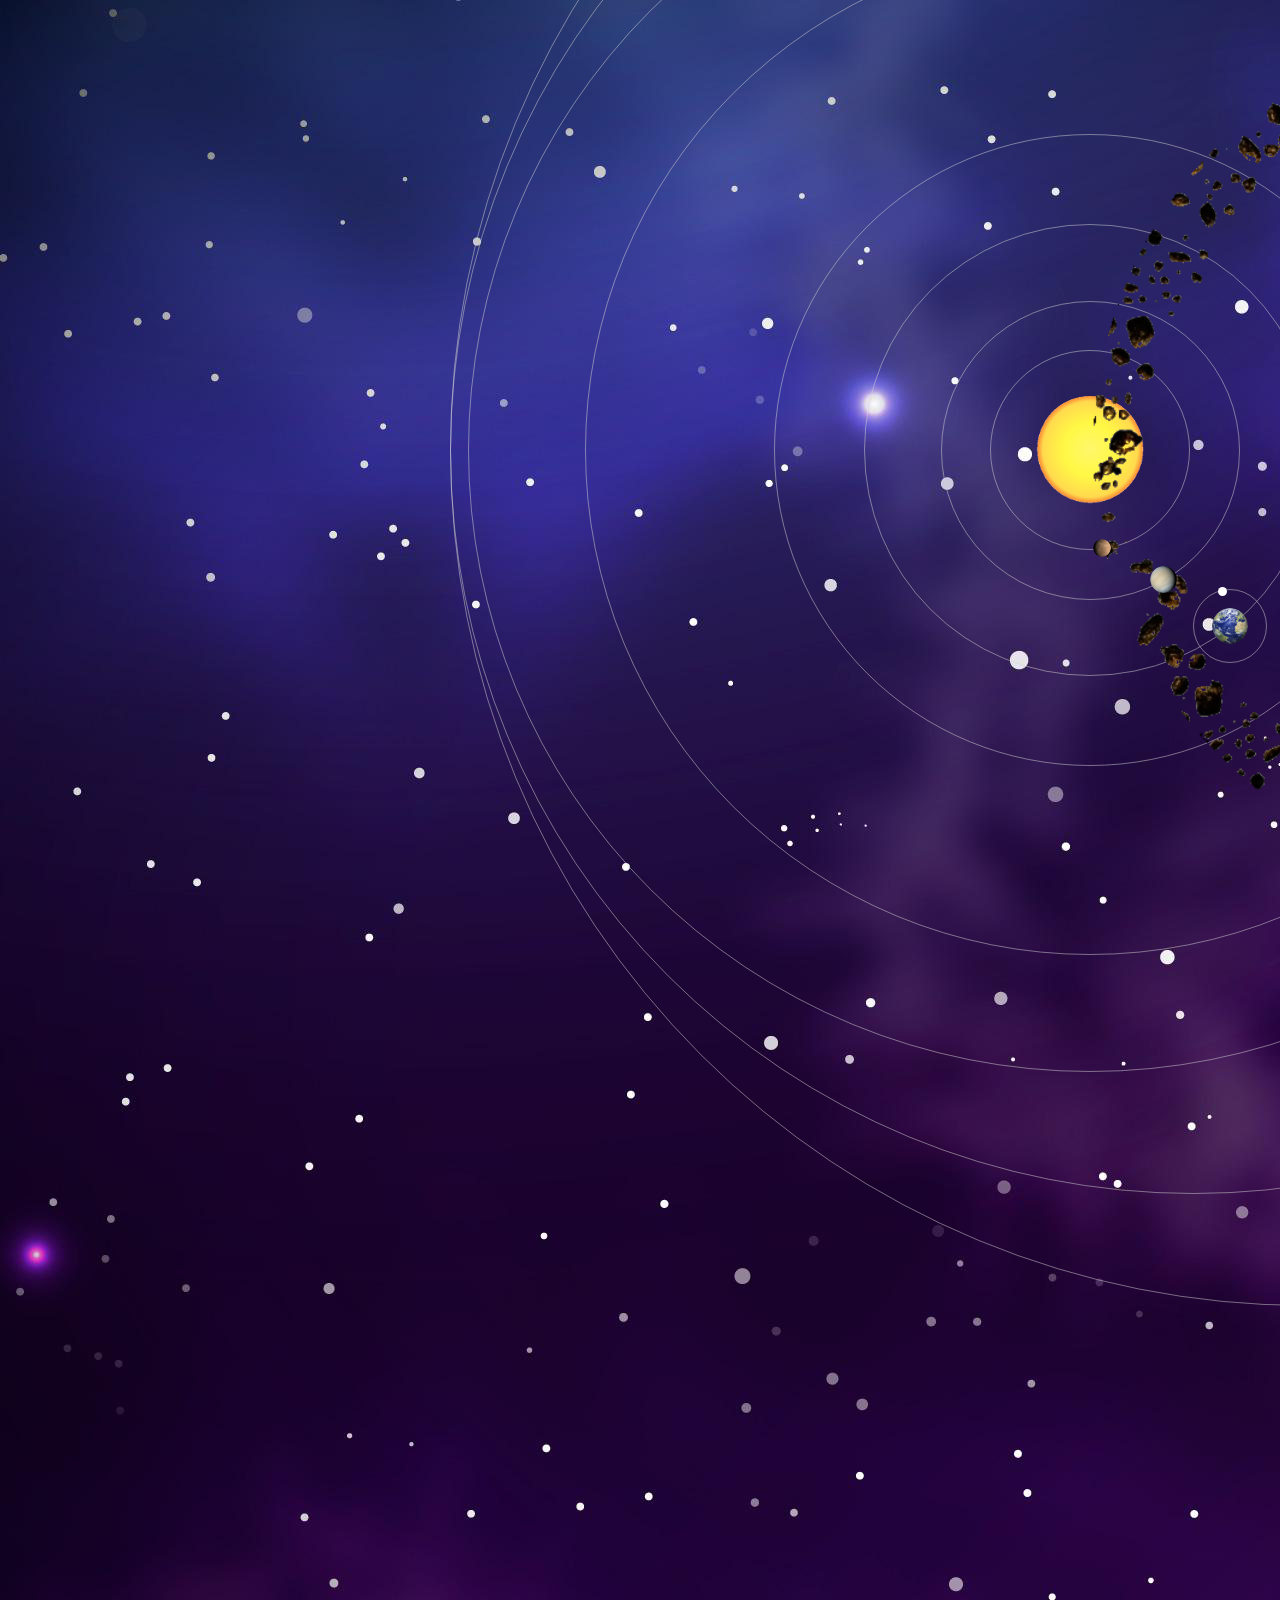
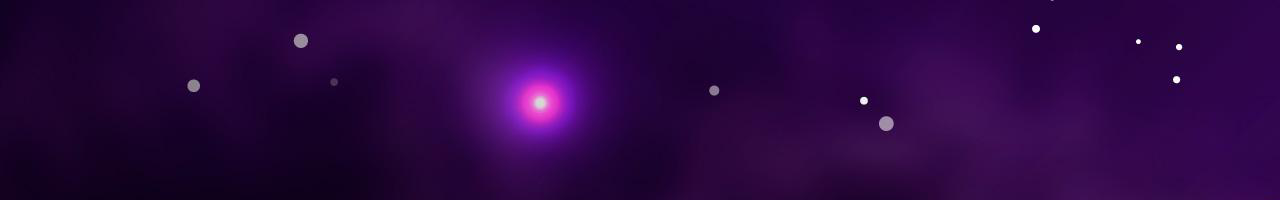
<file: Mission2_VanillaJS/index.html>
<!DOCTYPE html>
<html lang="en">
<head>
    <meta charset="UTF-8">
    <meta http-equiv="X-UA-Compatible" content="IE=edge">
    <meta name="viewport" content="height=device-height,width=device-width, initial-scale=1.0">
    <link rel="stylesheet" href="style.css">
    <title>VanillaJS - Fadhil Muhammad - 201524042</title>
</head>
<body>
    <img class="object"         src=".\assets\sun.png"      id="sun">
    <img class="object planet"  src=".\assets\mercury.png"  id="mercury">
    <img class="object planet"  src=".\assets\venus.png"    id="venus">
    <img class="object planet"  src=".\assets\earth.png"    id="earth">
    <img class="object planet"  src=".\assets\mars.png"     id="mars">
    <img class="object planet"  src=".\assets\jupiter.png"  id="jupiter">
    <img class="object planet"  src=".\assets\saturn.png"   id="saturn">
    <img class="object planet"  src=".\assets\uranus.png"   id="uranus">
    <img class="object planet"  src=".\assets\neptune.png"  id="neptune">
    <div class="object"                                     id="moon"></div>

    <div class="object p-orbit"></div>
    <div class="object p-orbit"></div>
    <div class="object p-orbit"></div>
    <div class="object p-orbit"></div>
    <div class="object p-orbit"></div>
    <div class="object p-orbit"></div>
    <div class="object p-orbit"></div>
    <div class="object p-orbit"></div>
    <div class="object " id="m-orbit"></div>

    <img src=".\assets\asteroid belt.png" class="object" id="belt">
</body>
<script src="script.js"></script>
</html>
</file>
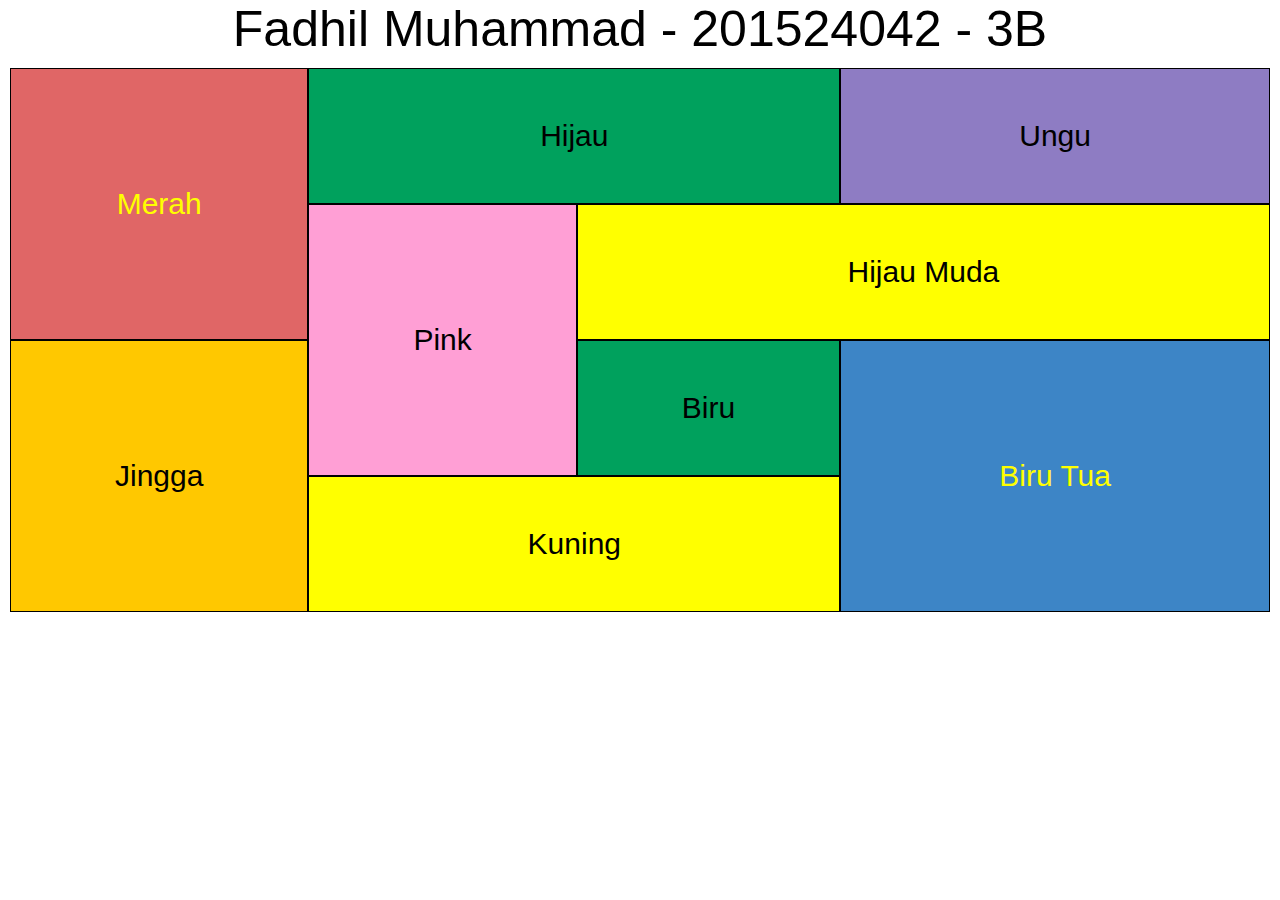
<file: Mission1_HTML/tugas_1/42_Tugas1_Pertemuan1.html>
<!DOCTYPE html>
<html lang="en">
<head>
    <title>Fadhil Muhammd - 201524042</title>
    <link rel="stylesheet" href="42_Tugas1_Pertemuan1.css">
</head>
<body>
    <div class="header">Fadhil Muhammad - 201524042 - 3B</div>
    <div class="container">
        <div class="kotakMerah bgMerah fontKuning">Merah</div>
        <div class="kotakJingga bgJingga">Jingga</div>
        <div class="kotakHijau bgHijau">Hijau</div>
        <div class="kotakPink bgPink">Pink</div>
        <div class="kotakKuning bgKuning">Kuning</div>
        <div class="kotakUngu bgUngu">Ungu</div>
        <div class="kotakHijau_Muda bgKuning">Hijau Muda</div>
        <div class="kotakBiru bgHijau">Biru</div>
        <div class="kotakBiru_Tua bgBiru fontKuning">Biru Tua</div>
    </div>
</body>
</html>
</file>
<file: Mission2_VanillaJS/style.css>
html, body {
    overflow: hidden;
}

body{
    background-image: url('./assets/galaxy.png');
    background-size: auto;
    margin: 0;
    padding: 0;
    height: 200vmin;
    display: flex;
    align-items: center;
    justify-content: center;
}

.object{
    border-radius:50%;
    position: absolute;
    margin: auto;
    top: 0;
    left: 0;
    right: 0;
    bottom: 0;
    transform: translate(50vmin);
}

.p-orbit, #m-orbit{
    border:0.1vmin solid lightgrey;
    opacity:0.5;
    background: transparent;
}

#belt{
    height:97vmin;
    width:97vmin;
    animation: spin 50s infinite linear;
    margin-left: 50%;
}

@keyframes spin{
    0%{transform: rotate(0deg)}
    100%{transform: rotate(360deg)}
}

#m-orbit{
    height:8vmin;
    width:8vmin;
}

.planet,#moon{
    z-index:100;
}

#sun{
    height:12vmin;
    width:12vmin;
}

#moon{
    height:1vmin;
    width: 1vmin;
    background-color: white;
}

#mercury{
    height:2vmin;
    width:2vmin;
}

#venus{
    height:3vmin;
    width:3vmin;
}

#earth{
    height:4vmin;
    width:4vmin;
}

#mars{
    height:3.5vmin;
    width:3.5vmin;
}

#jupiter{
    height:8vmin;
    width:8vmin;
}

#saturn{
    height:12vmin;
    width:12vmin;
    border-radius:0%;
}

#uranus{
    height:6vmin;
    width:6vmin;
}

#neptune{
    height:5vmin;
    width:5vmin;
}
</file>
<file: Mission1_HTML/tugas_1/42_Tugas1_Pertemuan1.css>
*{
    margin: 0;
    padding: 0;
    font-family: sans-serif;
}

.header{
    font-size: 50px;
    align-items: center;
    justify-items: center;
    text-align: center;
}

.container{
    padding: 10px;
    display: grid;
    grid-template-columns: auto auto auto auto auto;
    grid-template-areas: 
    'Merah Hijau Hijau Ungu Ungu'
    'Merah Pink Hijau_Muda Hijau_Muda Hijau_Muda'
    'Jingga Pink Biru Biru_Tua Biru_Tua'
    'Jingga Kuning Kuning Biru_Tua Biru_Tua';
}

.container > div{
    display: flex;
    border: 1px solid #000;
    padding: 50px;
    font-size: 30px;
    align-items: center;
    justify-content: center;
    text-align: center;
}

.kotakMerah{
    grid-area: Merah;
}

.kotakJingga{
    grid-area: Jingga;
}

.kotakHijau{
    grid-area: Hijau;
}

.kotakPink{
    grid-area: Pink;
}

.kotakKuning{
    grid-area: Kuning;
}


.kotakUngu{
    grid-area: Ungu;
}

.kotakHijau_Muda{
    grid-area: Hijau_Muda;
}

.kotakBiru{
    grid-area: Biru;
}

.kotakBiru_Tua{
    grid-area: Biru_Tua;
}

.fontKuning
{
    color: yellow
}

.bgMerah{
    background-color: #E06666;
}

.bgJingga{
    background-color: #FFC800;
}

.bgHijau{
    background-color: #00A15D;
}

.bgPink{
    background-color: #FF9FD5;
}

.bgKuning{
    background-color: #FFFF00;
}

.bgUngu{
    background-color: #8E7CC3;
}

.bgBiru{
    background-color: #3D85C6;
}
</file>
